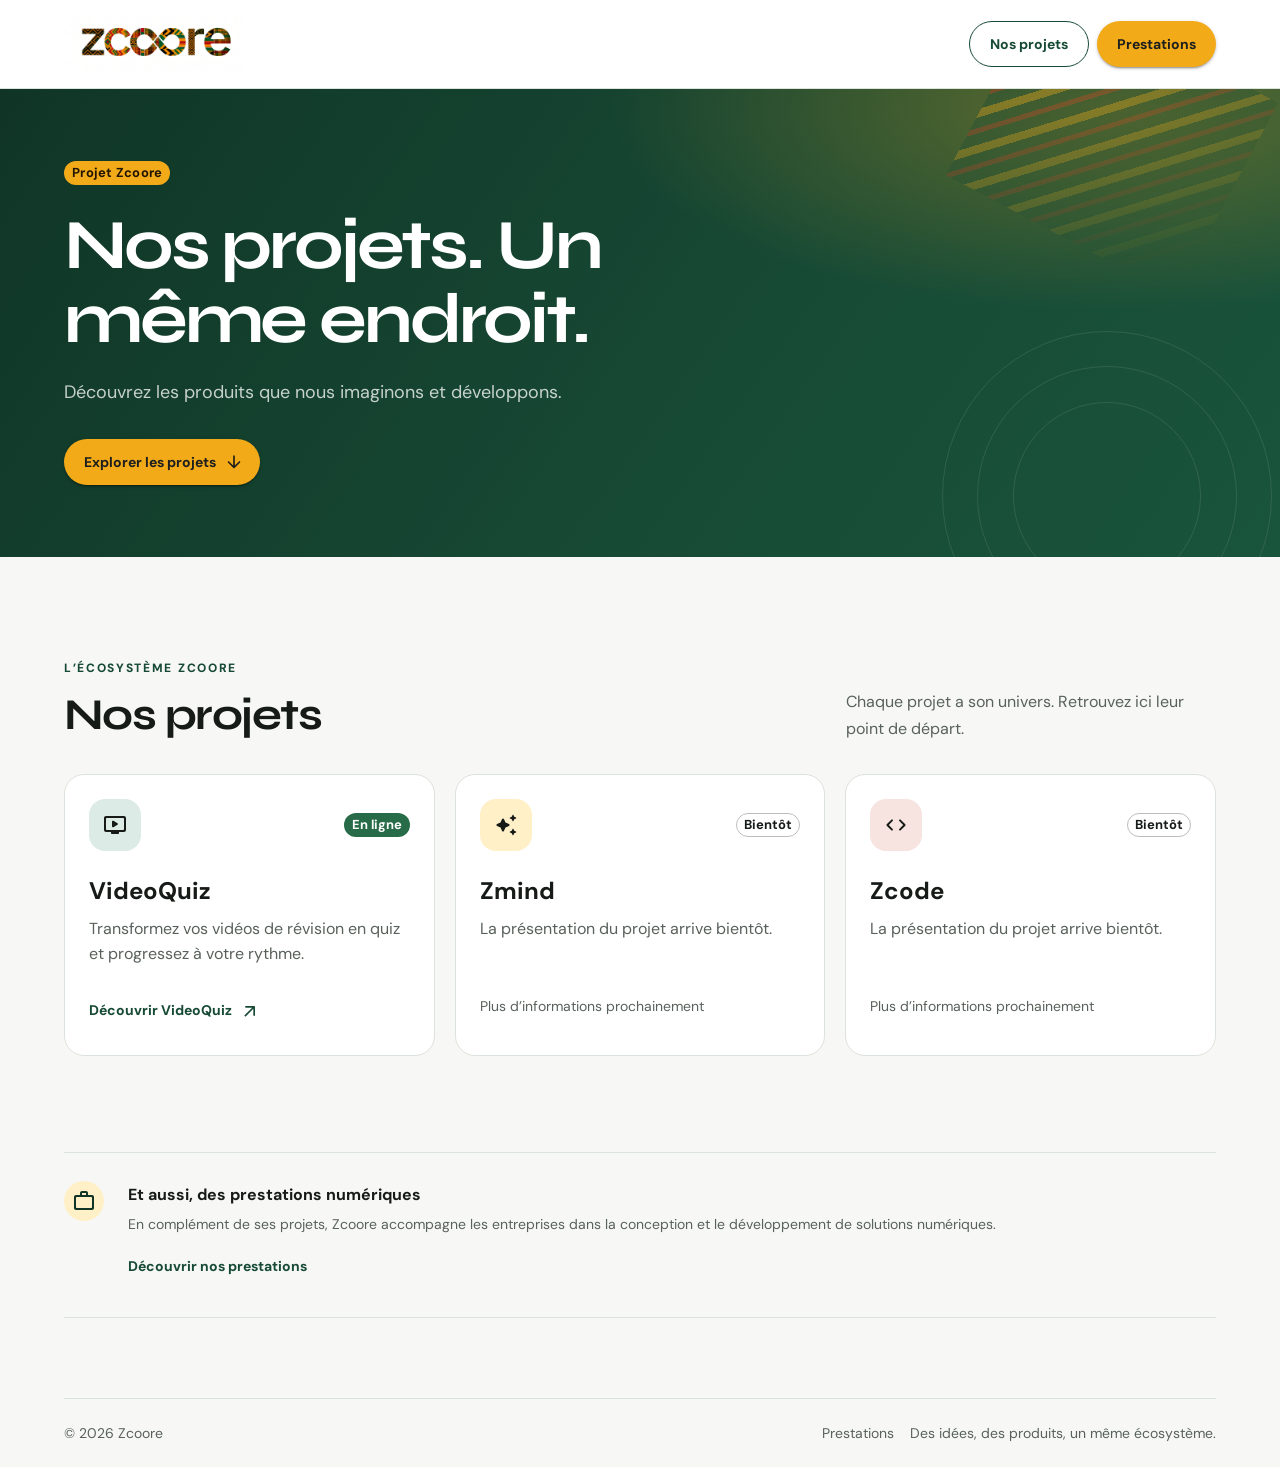
<file: index.html>
<!DOCTYPE html>
<html lang="fr">
  <head>
    <meta charset="UTF-8" />
    <link rel="icon" type="image/jpeg" href="/zcoore-logo-mark.jpg" />
    <meta name="viewport" content="width=device-width, initial-scale=1.0" />
    <meta name="theme-color" content="#f7f8f5" />
    <title>Zcoore — Des projets numériques, un même écosystème</title>
    <meta name="description" content="Découvrez les projets numériques imaginés et développés par Zcoore : VideoQuiz, Zmind et Zcode." />
    <meta name="keywords" content="Zcoore, projets numériques, VideoQuiz, Zmind, Zcode" />
    <meta name="author" content="Zcoore" />
    <meta name="robots" content="index, follow" />
    <link rel="canonical" href="https://www.zcoore.com" />
    <meta property="og:type" content="website" />
    <meta property="og:url" content="https://www.zcoore.com" />
    <meta property="og:title" content="Zcoore — Des projets numériques, un même écosystème" />
    <meta property="og:description" content="Découvrez les projets numériques imaginés et développés par Zcoore." />
    <meta property="og:locale" content="fr_FR" />
    <meta property="og:site_name" content="Zcoore" />
    <meta name="twitter:card" content="summary" />
    <meta name="twitter:title" content="Zcoore — Des projets numériques, un même écosystème" />
    <meta name="twitter:description" content="Découvrez les projets numériques imaginés et développés par Zcoore." />
    <script type="application/ld+json">
    {
      "@context": "https://schema.org",
      "@type": "Organization",
      "name": "Zcoore",
      "description": "La société mère des projets numériques VideoQuiz, Zmind et Zcode.",
      "url": "https://www.zcoore.com",
      "logo": "https://www.zcoore.com/zcoore-logo-horizontal.jpg"
    }
    </script>

    <link rel="preconnect" href="https://fonts.googleapis.com" />
    <link rel="preconnect" href="https://fonts.gstatic.com" crossorigin />
    <link href="https://fonts.googleapis.com/css2?family=Syne:wght@600;700;800&family=DM+Sans:opsz,wght@9..40,300;9..40,400;9..40,500&display=swap&subset=latin,latin-ext" rel="stylesheet" />
    <script type="module" crossorigin src="/assets/index-Cug8yAbN.js"></script>
    <link rel="modulepreload" crossorigin href="/assets/react-DX12HdNa.js">
    <link rel="stylesheet" crossorigin href="/assets/index-JJcxSz8Y.css">
  </head>
  <body>
    <div id="root"></div>
  </body>
</html>
</file>
<file: assets/index-JJcxSz8Y.css>
html{scroll-behavior:smooth;-webkit-font-smoothing:antialiased;-moz-osx-font-smoothing:grayscale;text-rendering:optimizeLegibility}body{min-height:100vh}::selection{background:#f2aa19;color:#103526}@media (prefers-reduced-motion: reduce){*,*:before,*:after{scroll-behavior:auto!important;animation-duration:.01ms!important;animation-iteration-count:1!important;transition-duration:.01ms!important}}
</file>
